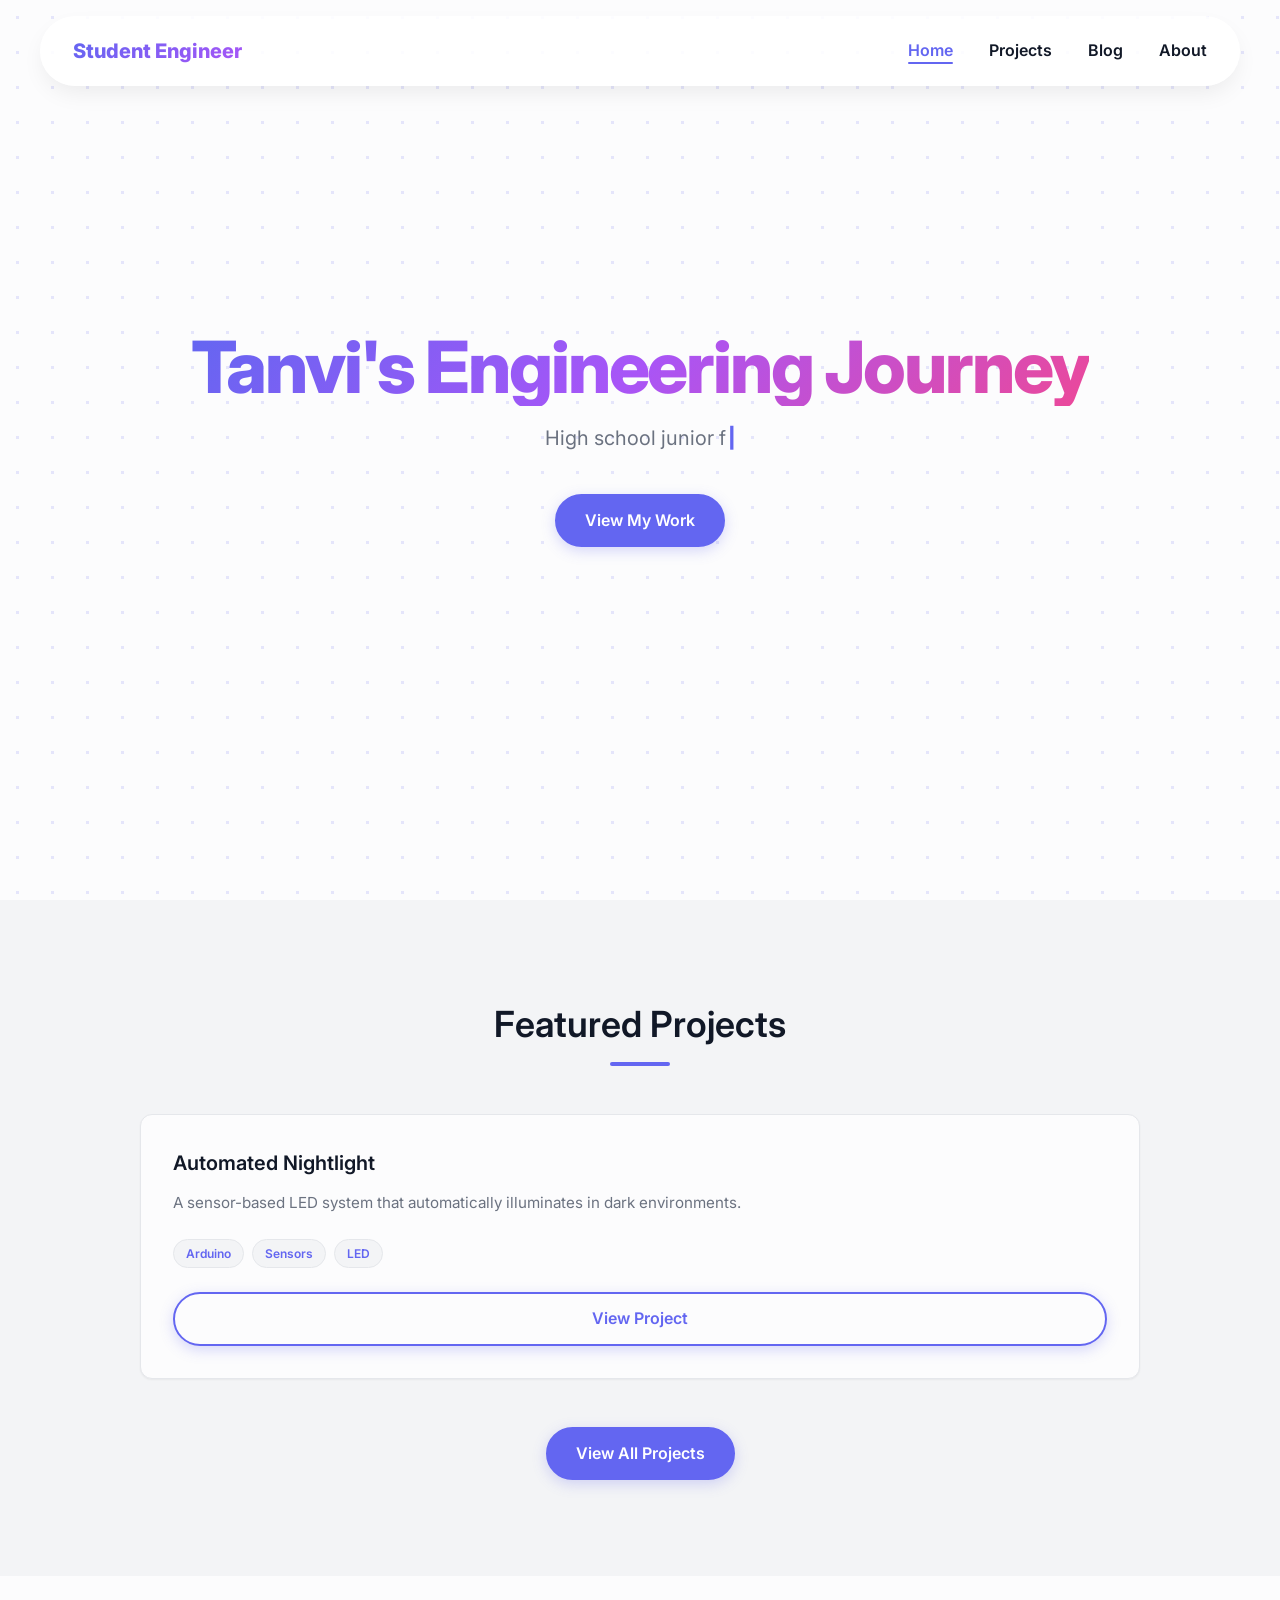
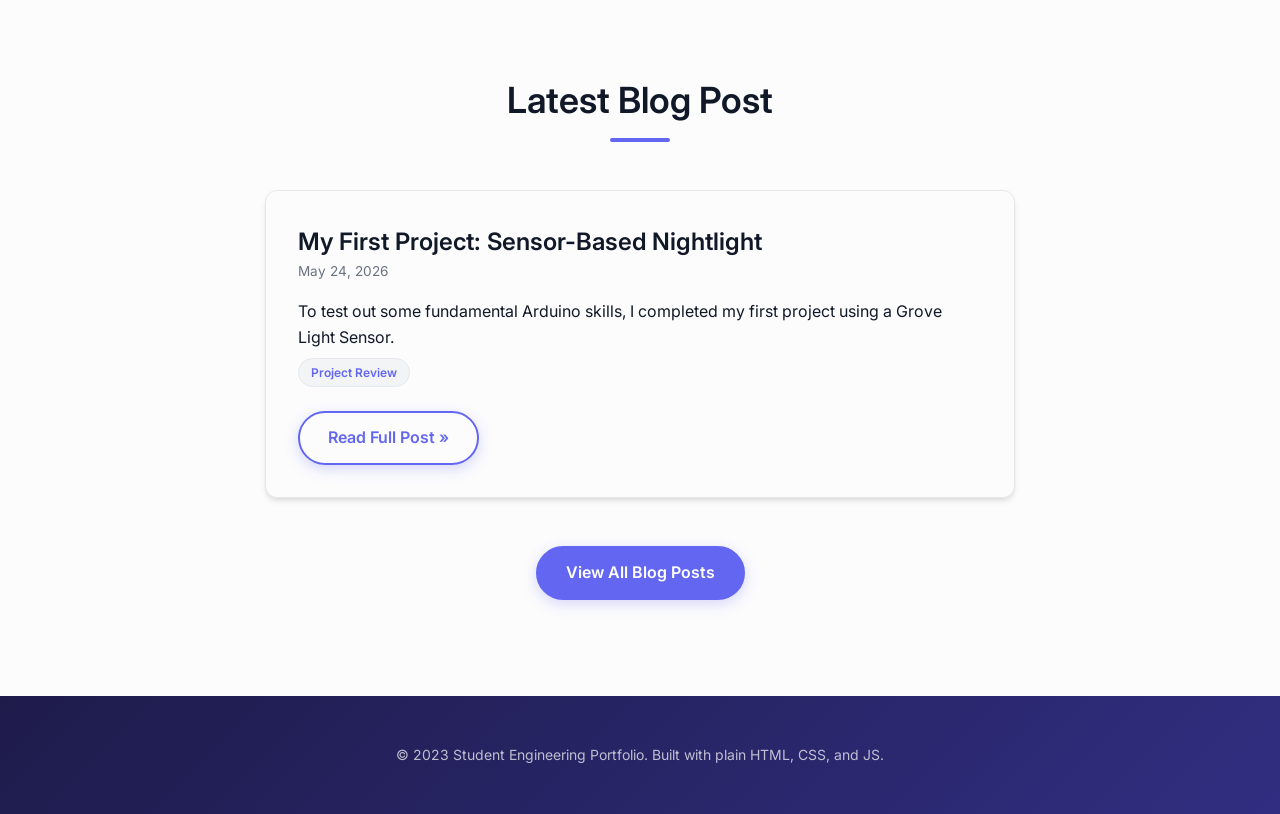
<file: index.html>
<!DOCTYPE html>
<html lang="en">
<head>
  <meta charset="UTF-8">
  <meta name="viewport" content="width=device-width, initial-scale=1.0">
  <title>Engineering Portfolio & Blog</title>
  <link rel="stylesheet" href="style.css">
  <link href="https://fonts.googleapis.com/css2?family=Inter:wght@400;500;600;700&display=swap" rel="stylesheet">
  <!-- Load our dynamic scripts -->
  <script src="data.js"></script>
  <script src="script.js"></script>
</head>
<body>

  <!-- NAVBAR SECTION -->
  <nav class="navbar">
    <div class="nav-brand">Student Engineer</div>
    <div class="nav-links">
      <a href="index.html">Home</a>
      <a href="projects.html">Projects</a>
      <a href="blog.html">Blog</a>
      <a href="about.html">About</a>
    </div>
  </nav>

  <!-- HOME SECTION -->
  <header id="home" class="section hero">
    <div class="hero-content">
      <h1 class="hero-title">Tanvi's Engineering Journey</h1>
      <p class="hero-subtitle" id="typewriter-text" style="min-height: 2em;">
        <span class="type-main"></span><span class="cursor">|</span>
      </p>
      <a href="projects.html" class="btn">View My Work</a>
    </div>
  </header>

  <!-- FEATURED PROJECTS SECTION -->
  <section id="projects" class="section bg-light">
    <div class="container">
      <h2 class="section-title">Featured Projects</h2>
      
      <!-- Container injected by script.js -->
      <div id="featured-projects" class="projects-grid"></div>
      
      <div style="text-align: center; margin-top: 3rem;">
        <a href="projects.html" class="btn">View All Projects</a>
      </div>
    </div>
  </section>

  <!-- FEATURED BLOG SECTION -->
  <section id="blog" class="section">
    <div class="container">
      <h2 class="section-title">Latest Blog Post</h2>
      
      <!-- Container injected by script.js -->
      <div id="featured-blogs" class="blog-container"></div>
      
      <div style="text-align: center; margin-top: 3rem;">
        <a href="blog.html" class="btn">View All Blog Posts</a>
      </div>
    </div>
  </section>

  <!-- FOOTER -->
  <footer>
    <div class="container">
      <p>&copy; 2023 Student Engineering Portfolio. Built with plain HTML, CSS, and JS.</p>
    </div>
  </footer>

</body>
</html>
</file>
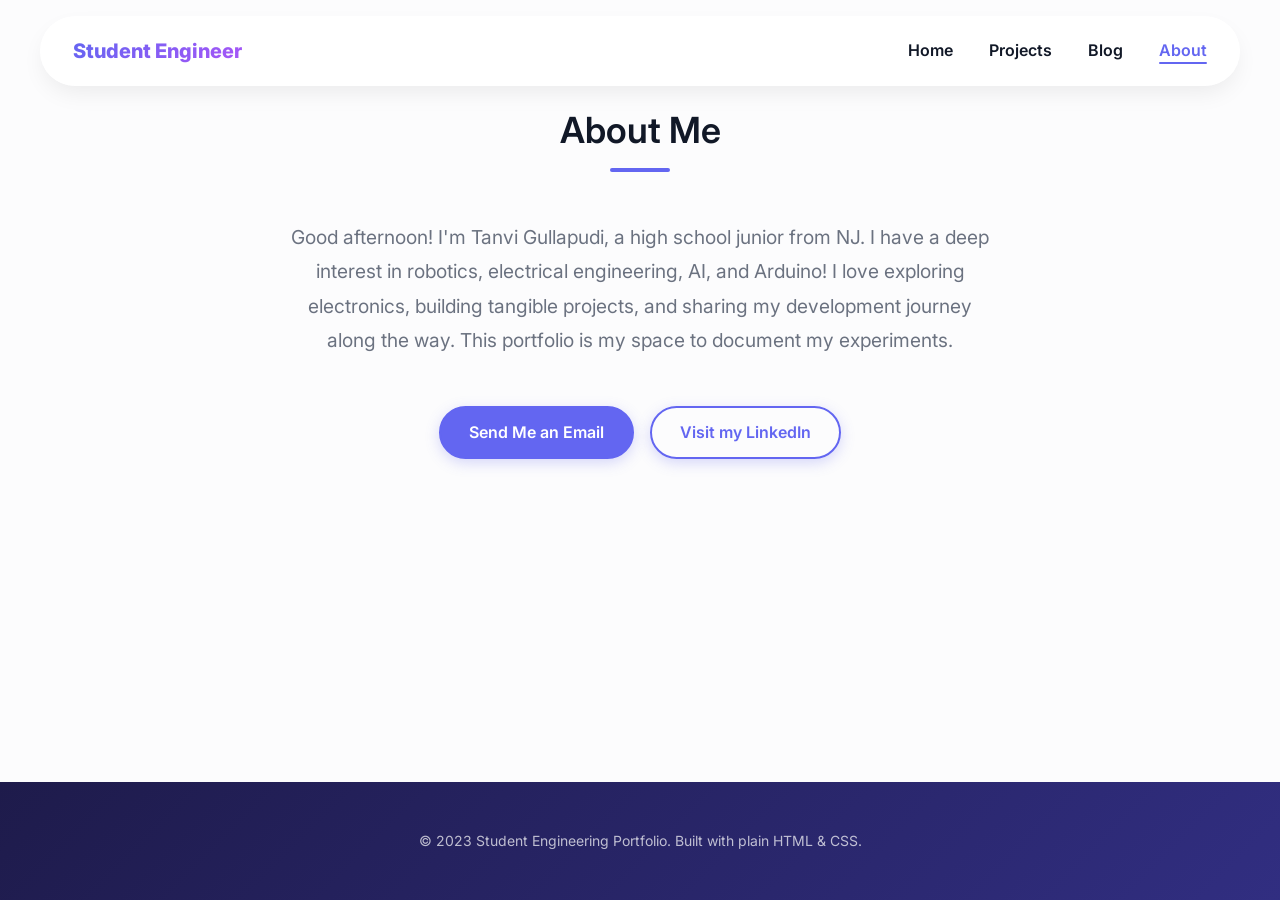
<file: about.html>
<!DOCTYPE html>
<html lang="en">
<head>
  <meta charset="UTF-8">
  <meta name="viewport" content="width=device-width, initial-scale=1.0">
  <title>About - Engineering Portfolio</title>
  <link rel="stylesheet" href="style.css">
  <link href="https://fonts.googleapis.com/css2?family=Inter:wght@400;500;600;700&display=swap" rel="stylesheet">
  <!-- Dynamic scripts for page transitions and data -->
  <script src="data.js"></script>
  <script src="script.js"></script>
</head>
<body>
  <nav class="navbar">
    <div class="nav-brand">Student Engineer</div>
    <div class="nav-links">
      <a href="index.html">Home</a>
      <a href="projects.html">Projects</a>
      <a href="blog.html">Blog</a>
      <a href="about.html">About</a>
    </div>
  </nav>

  <section class="section article-page">
    <div class="container">
      <h1 class="section-title">About Me</h1>
      <div class="about-content">
        <p class="bio" style="font-size: 1.2rem; line-height: 1.8;">
          Hi! I'm Tanvi Gullapudi, a high school junior from NJ. I have a deep interest in robotics, electrical engineering, AI, and Arduino! 
          I love exploring electronics, building tangible projects, and sharing my development journey 
          along the way. This portfolio is my space to document my experiments.
        </p>
        <div class="contact-links" style="margin-top: 3rem;">
          <a href="mailto:27tanvig@gmail.com" class="btn">Send Me an Email</a>
          <a href="https://linkedin.com/" target="_blank" class="btn btn-outline">Visit my LinkedIn</a>
        </div>
      </div>
    </div>
  </section>

  <footer>
    <div class="container">
      <p>&copy; 2023 Student Engineering Portfolio. Built with plain HTML & CSS.</p>
    </div>
  </footer>
</body>
</html>
</file>
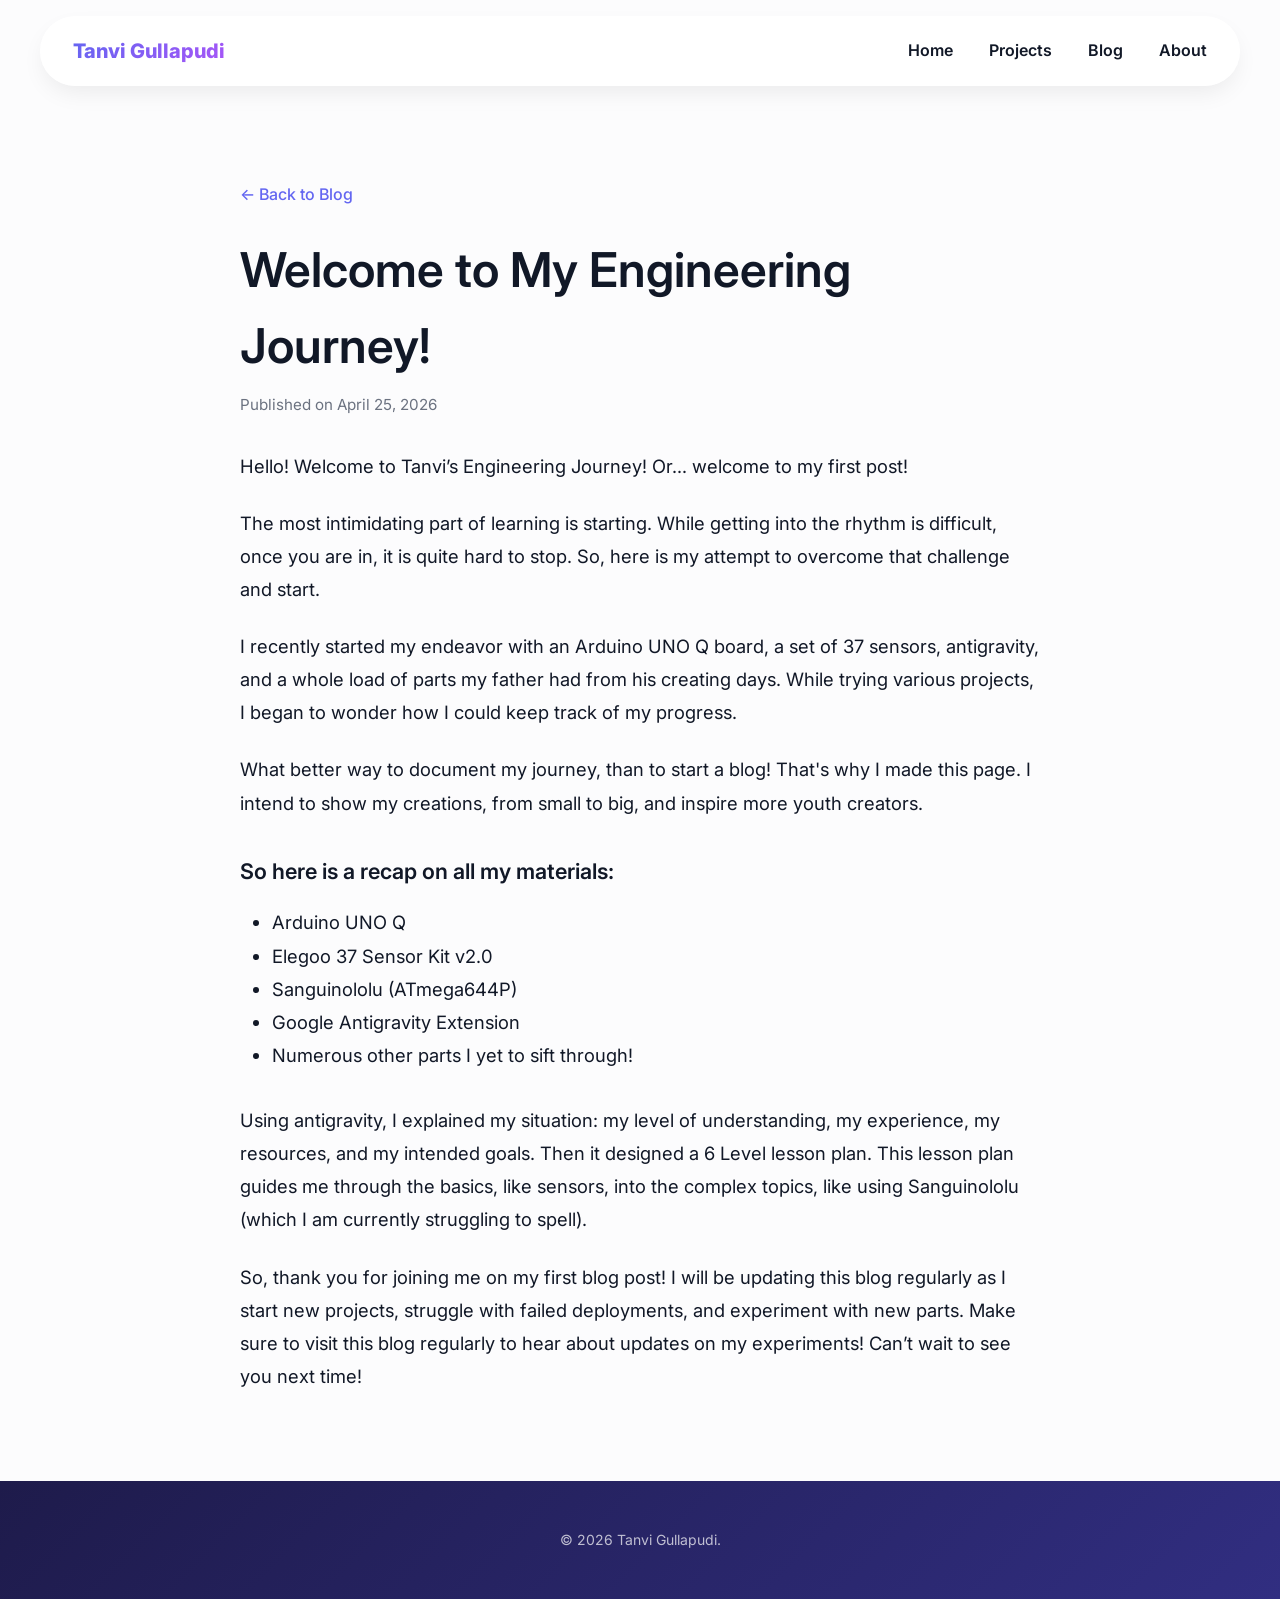
<file: blog-post-1.html>
<!DOCTYPE html>
<html lang="en">
<head>
  <meta charset="UTF-8">
  <meta name="viewport" content="width=device-width, initial-scale=1.0">
  <title>Welcome to My Engineering Journey! - Tanvi's Portfolio</title>
  <link rel="stylesheet" href="style.css">
  <link href="https://fonts.googleapis.com/css2?family=Inter:wght@400;500;600;700&display=swap" rel="stylesheet">
  <!-- Dynamic scripts for page transitions and data -->
  <script src="data.js"></script>
  <script src="script.js"></script>
</head>
<body>
  <nav class="navbar">
    <div class="nav-brand">Tanvi Gullapudi</div>
    <div class="nav-links">
      <a href="index.html">Home</a>
      <a href="projects.html">Projects</a>
      <a href="blog.html">Blog</a>
      <a href="about.html">About</a>
    </div>
  </nav>

  <section class="section article-page">
    <div class="container" style="max-width: 800px; margin-top: 5rem;">
      <a href="blog.html" class="back-link">&larr; Back to Blog</a>
      
      <div class="article-header" style="margin-bottom: 2rem;">
        <h1 class="article-title" style="margin-bottom: 0.5rem; font-size: 3rem;">Welcome to My Engineering Journey!</h1>
        <p class="article-meta" style="color: var(--text-muted);">Published on April 25, 2026</p>
      </div>
      
      <div class="article-content" style="font-size: 1.15rem; line-height: 1.8;">
        <p>Hello! Welcome to Tanvi’s Engineering Journey! Or… welcome to my first post!</p>
        
        <p>The most intimidating part of learning is starting. While getting into the rhythm is difficult, once you are in, it is quite hard to stop. So, here is my attempt to overcome that challenge and start.</p>
        
        <p>I recently started my endeavor with an Arduino UNO Q board, a set of 37 sensors, antigravity, and a whole load of parts my father had from his creating days. While trying various projects, I began to wonder how I could keep track of my progress.</p>
        
        <p>What better way to document my journey, than to start a blog! That's why I made this page. I intend to show my creations, from small to big, and inspire more youth creators.</p>
        
        <h3 style="margin-top: 2rem; margin-bottom: 1rem; color: var(--text-dark);">So here is a recap on all my materials:</h3>
        <ul style="margin-left: 2rem; margin-bottom: 2rem;">
          <li>Arduino UNO Q</li>
          <li>Elegoo 37 Sensor Kit v2.0</li>
          <li>Sanguinololu (ATmega644P)</li>
          <li>Google Antigravity Extension</li>
          <li>Numerous other parts I yet to sift through!</li>
        </ul>
        
        <p>Using antigravity, I explained my situation: my level of understanding, my experience, my resources, and my intended goals. Then it designed a 6 Level lesson plan. This lesson plan guides me through the basics, like sensors, into the complex topics, like using Sanguinololu (which I am currently struggling to spell).</p>
        
        <p>So, thank you for joining me on my first blog post! I will be updating this blog regularly as I start new projects, struggle with failed deployments, and experiment with new parts. Make sure to visit this blog regularly to hear about updates on my experiments! Can’t wait to see you next time!</p>
      </div>
    </div>
  </section>

  <footer>
    <div class="container">
      <p>&copy; 2026 Tanvi Gullapudi.</p>
    </div>
  </footer>
</body>
</html>
</file>
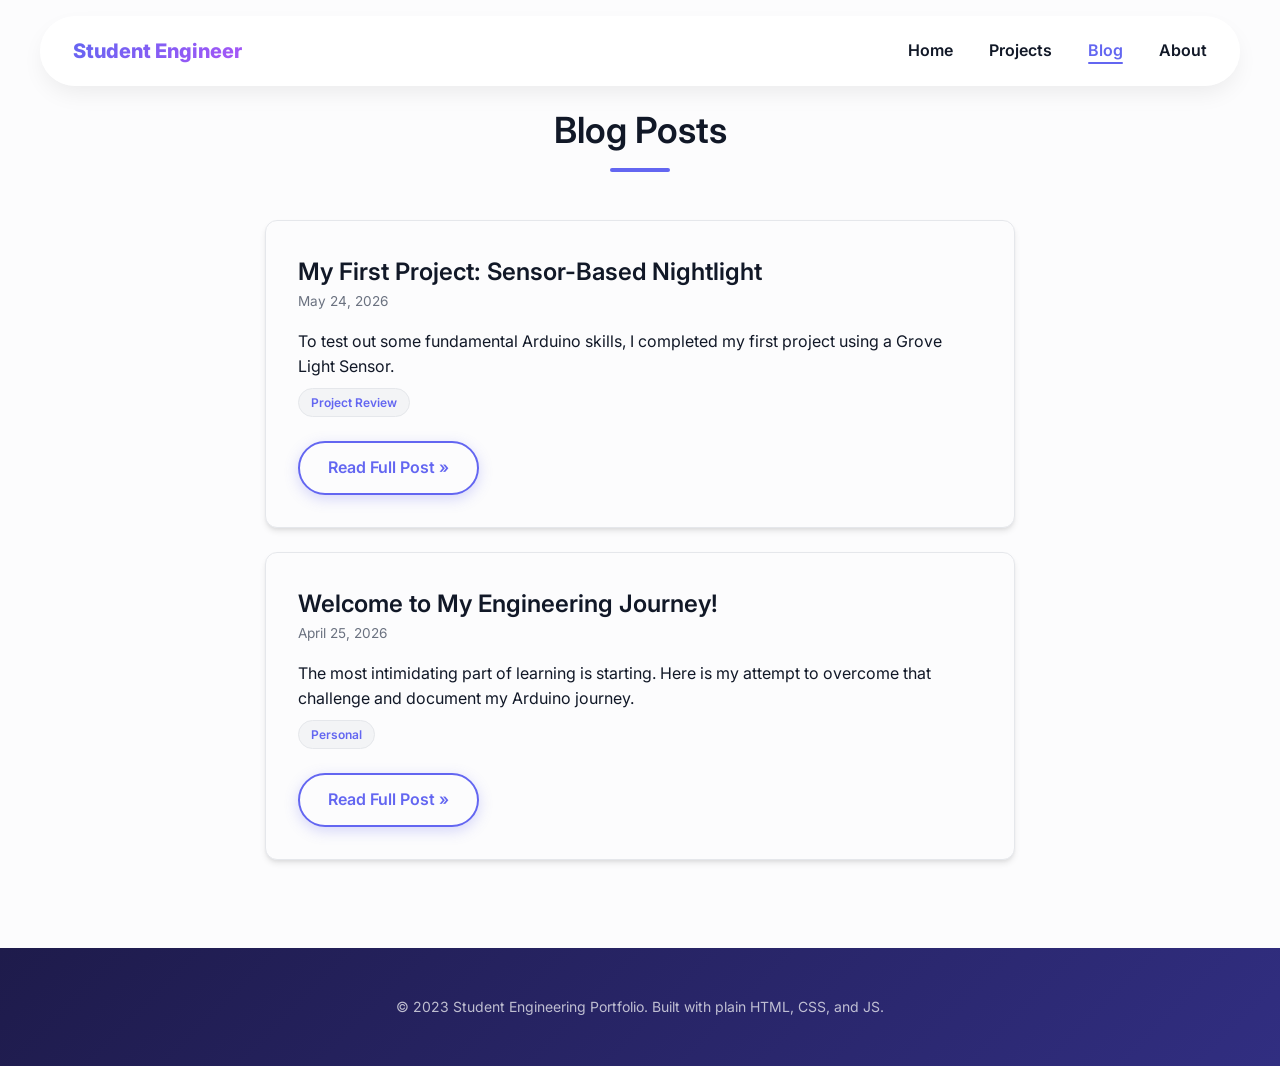
<file: blog.html>
<!DOCTYPE html>
<html lang="en">
<head>
  <meta charset="UTF-8">
  <meta name="viewport" content="width=device-width, initial-scale=1.0">
  <title>Blog - Engineering Portfolio</title>
  <link rel="stylesheet" href="style.css">
  <link href="https://fonts.googleapis.com/css2?family=Inter:wght@400;500;600;700&display=swap" rel="stylesheet">
  <!-- Load our dynamic scripts -->
  <script src="data.js"></script>
  <script src="script.js"></script>
</head>
<body>
  <nav class="navbar">
    <div class="nav-brand">Student Engineer</div>
    <div class="nav-links">
      <a href="index.html">Home</a>
      <a href="projects.html">Projects</a>
      <a href="blog.html">Blog</a>
      <a href="about.html">About</a>
    </div>
  </nav>

  <section class="section article-page">
    <div class="container">
      <h1 class="section-title">Blog Posts</h1>
      
      <!-- Container injected by script.js -->
      <div id="all-blogs" class="blog-container"></div>
      
    </div>
  </section>

  <footer>
    <div class="container">
      <p>&copy; 2023 Student Engineering Portfolio. Built with plain HTML, CSS, and JS.</p>
    </div>
  </footer>
</body>
</html>
</file>
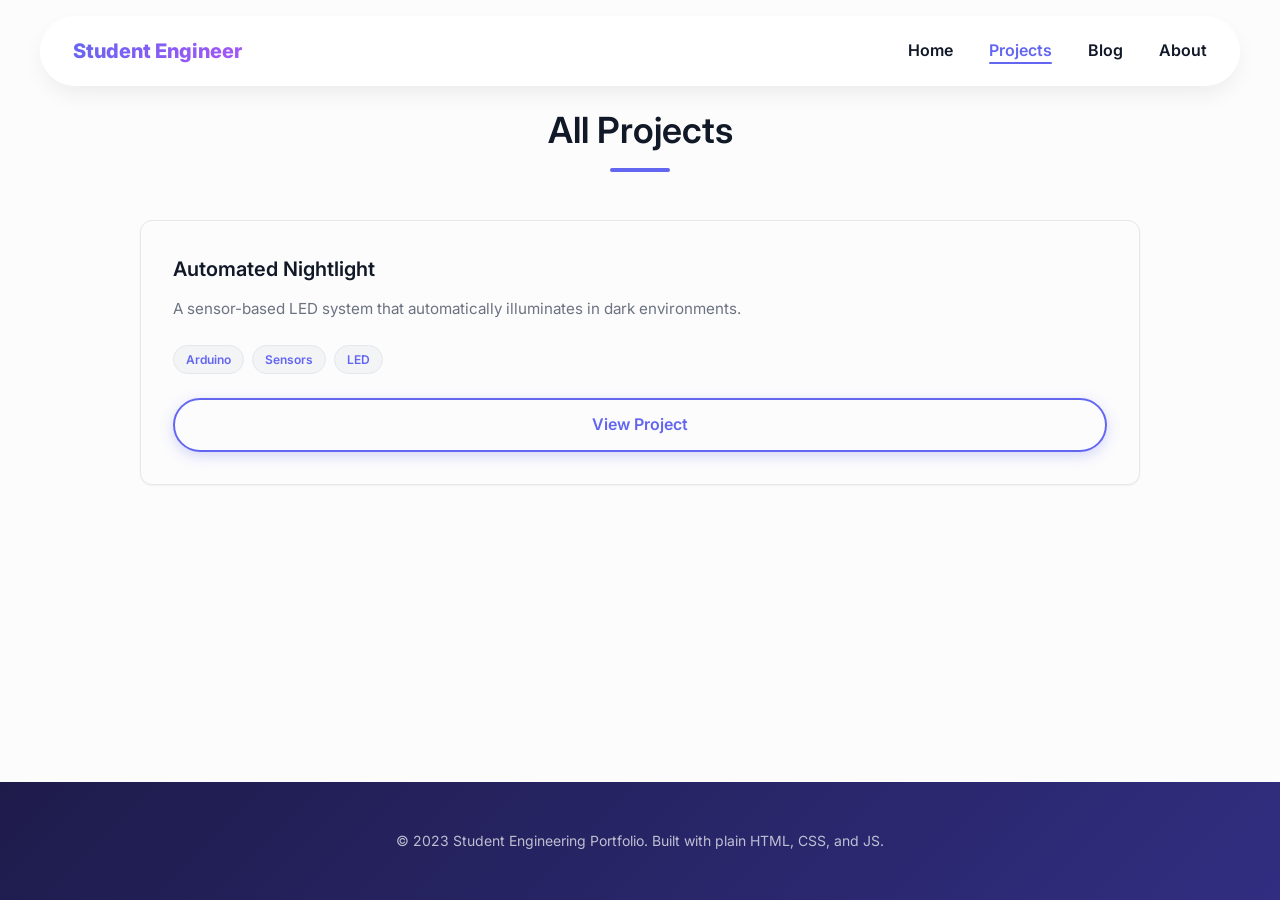
<file: projects.html>
<!DOCTYPE html>
<html lang="en">
<head>
  <meta charset="UTF-8">
  <meta name="viewport" content="width=device-width, initial-scale=1.0">
  <title>All Projects - Engineering Portfolio</title>
  <link rel="stylesheet" href="style.css">
  <link href="https://fonts.googleapis.com/css2?family=Inter:wght@400;500;600;700&display=swap" rel="stylesheet">
  <!-- Load our dynamic scripts -->
  <script src="data.js"></script>
  <script src="script.js"></script>
</head>
<body>
  <nav class="navbar">
    <div class="nav-brand">Student Engineer</div>
    <div class="nav-links">
      <a href="index.html">Home</a>
      <a href="projects.html">Projects</a>
      <a href="blog.html">Blog</a>
      <a href="about.html">About</a>
    </div>
  </nav>

  <section class="section article-page">
    <div class="container">
      <h1 class="section-title">All Projects</h1>
      
      <!-- Container injected by script.js -->
      <div id="all-projects" class="projects-grid"></div>
      
    </div>
  </section>

  <footer>
    <div class="container">
      <p>&copy; 2023 Student Engineering Portfolio. Built with plain HTML, CSS, and JS.</p>
    </div>
  </footer>
</body>
</html>
</file>
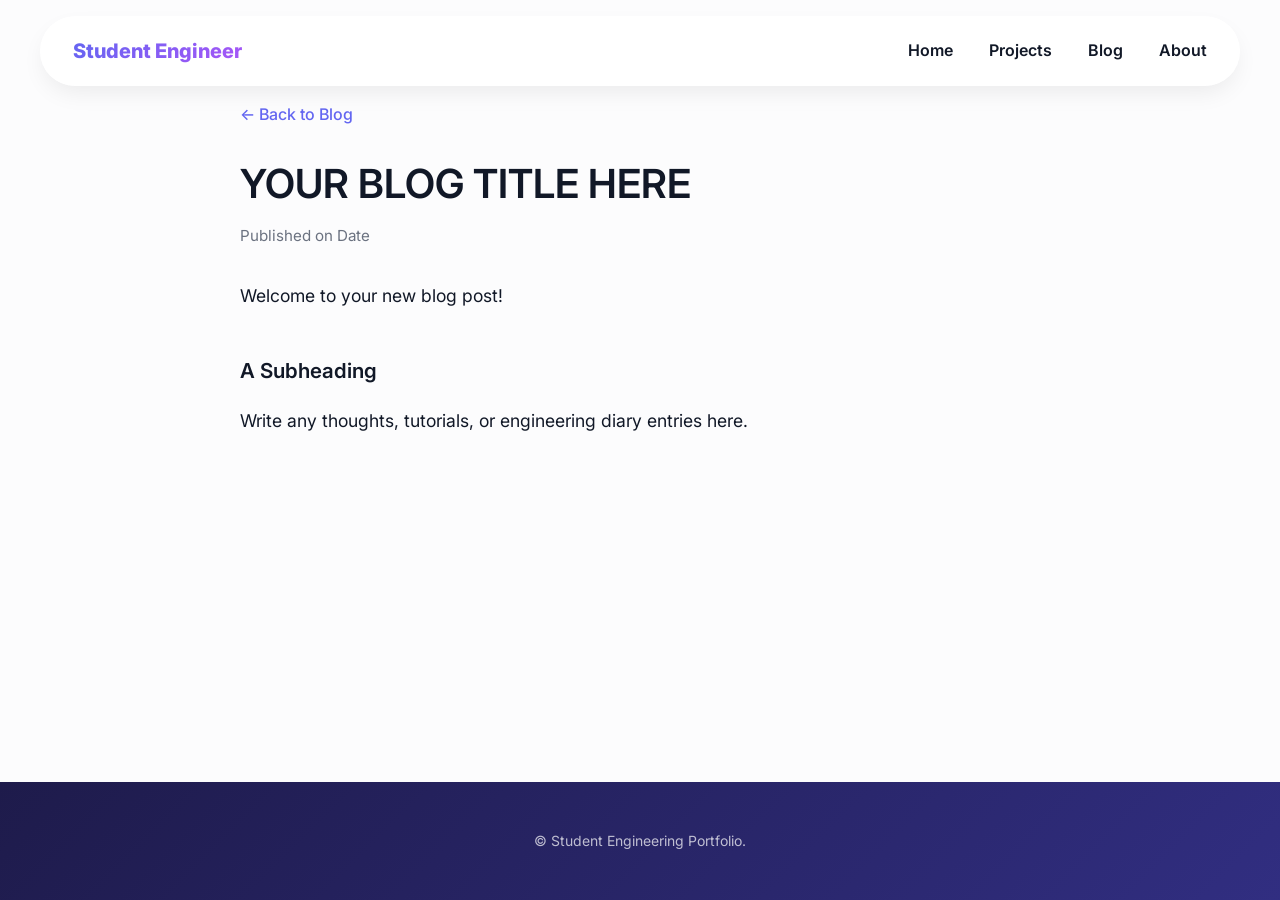
<file: template-blog.html>
<!DOCTYPE html>
<html lang="en">
<head>
  <meta charset="UTF-8">
  <meta name="viewport" content="width=device-width, initial-scale=1.0">
  <title>BLOG TITLE - Engineering Portfolio</title>
  <link rel="stylesheet" href="style.css">
  <link href="https://fonts.googleapis.com/css2?family=Inter:wght@400;500;600;700&display=swap" rel="stylesheet">
  <!-- Dynamic scripts for page transitions and data -->
  <script src="data.js"></script>
  <script src="script.js"></script>
</head>
<body>
  <nav class="navbar">
    <div class="nav-brand">Student Engineer</div>
    <div class="nav-links">
      <a href="index.html">Home</a>
      <a href="projects.html">Projects</a>
      <a href="blog.html">Blog</a>
      <a href="about.html">About</a>
    </div>
  </nav>

  <section class="section article-page">
    <div class="container" style="max-width: 800px;">
      <a href="blog.html" class="back-link">&larr; Back to Blog</a>
      
      <div class="article-header">
        <h1 class="article-title">YOUR BLOG TITLE HERE</h1>
        <p class="article-meta">Published on Date</p>
      </div>
      
      <div class="article-content">
        <p>Welcome to your new blog post!</p>
        
        <h3>A Subheading</h3>
        <p>Write any thoughts, tutorials, or engineering diary entries here.</p>
      </div>
    </div>
  </section>

  <footer>
    <div class="container">
      <p>&copy; Student Engineering Portfolio.</p>
    </div>
  </footer>
</body>
</html>
</file>
<file: style.css>
/* =========================================================================
   VARIABLES & BASE STYLES
   ========================================================================= */
:root {
  --primary: #6366f1; /* Vibrant indigo */
  --primary-hover: #4f46e5;
  --bg-main: #fcfcfd;
  --bg-light: #f3f4f6;
  --text-dark: #111827;
  --text-muted: #6b7280;
  --border-color: #e5e7eb;
  --shadow-sm: 0 1px 2px 0 rgba(0, 0, 0, 0.05);
  --shadow-md: 0 4px 6px -1px rgba(0, 0, 0, 0.1), 0 2px 4px -1px rgba(0, 0, 0, 0.06);
  --shadow-hover: 0 20px 25px -5px rgba(0, 0, 0, 0.1), 0 10px 10px -5px rgba(0, 0, 0, 0.04);
  --radius: 12px;
  --transition: all 0.4s cubic-bezier(0.4, 0, 0.2, 1);
  --nav-height: 70px;
}

* {
  margin: 0;
  padding: 0;
  box-sizing: border-box;
}

html {
  scroll-behavior: smooth;
}

::-webkit-scrollbar {
  width: 10px;
}
::-webkit-scrollbar-track {
  background: var(--bg-main);
}
::-webkit-scrollbar-thumb {
  background: #cbd5e1;
  border-radius: 10px;
}
::-webkit-scrollbar-thumb:hover {
  background: var(--primary);
}

#scroll-progress {
  position: fixed;
  top: 0;
  left: 0;
  width: 0%;
  height: 4px;
  background: linear-gradient(to right, #6366f1, #a855f7, #ec4899);
  z-index: 9999;
  transition: width 0.1s ease-out;
}

body {
  font-family: 'Inter', sans-serif;
  color: var(--text-dark);
  background-color: var(--bg-main);
  line-height: 1.6;
  animation: pageFadeIn 0.6s cubic-bezier(0.4, 0, 0.2, 1) forwards;
  display: flex;
  flex-direction: column;
  min-height: 100vh;
}

@keyframes pageFadeIn {
  from { opacity: 0; transform: translateY(10px); }
  to { opacity: 1; transform: translateY(0); }
}

body.fade-out {
  opacity: 0;
  transform: translateY(-10px);
  transition: opacity 0.4s cubic-bezier(0.4, 0, 0.2, 1), transform 0.4s cubic-bezier(0.4, 0, 0.2, 1);
}

h1, h2, h3, h4 {
  font-weight: 600;
  color: var(--text-dark);
}

.container {
  width: 90%;
  max-width: 1000px;
  margin: 0 auto;
}

.section {
  padding: 6rem 0;
}

.section-title {
  text-align: center;
  font-size: 2.25rem;
  margin-bottom: 3rem;
  position: relative;
}

.section-title::after {
  content: "";
  display: block;
  width: 60px;
  height: 4px;
  background-color: var(--primary);
  margin: 0.5rem auto 0;
  border-radius: 2px;
}

.bg-light {
  background-color: var(--bg-light);
}

/* =========================================================================
   BUTTONS
   ========================================================================= */
.btn {
  display: inline-block;
  padding: 0.75rem 1.75rem;
  background-color: var(--primary);
  color: #fff;
  text-decoration: none;
  font-weight: 600;
  border-radius: 100px;
  transition: var(--transition);
  border: 2px solid var(--primary);
  cursor: pointer;
  box-shadow: 0 4px 14px 0 rgba(99, 102, 241, 0.25);
}

.btn:hover {
  background-color: var(--primary-hover);
  border-color: var(--primary-hover);
  transform: translateY(-3px);
  box-shadow: 0 6px 20px rgba(99, 102, 241, 0.4);
}

.btn-outline {
  background-color: transparent;
  color: var(--primary);
}

.btn-outline:hover {
  background-color: var(--primary);
  color: #fff;
}

/* =========================================================================
   1. NAVBAR
   ========================================================================= */
.navbar {
  position: fixed;
  top: 1rem;
  left: 50%;
  transform: translateX(-50%);
  width: 95%;
  max-width: 1200px;
  height: var(--nav-height);
  background: rgba(255, 255, 255, 0.85);
  backdrop-filter: blur(12px);
  -webkit-backdrop-filter: blur(12px);
  display: flex;
  justify-content: space-between;
  align-items: center;
  padding: 0 2rem;
  box-shadow: 0 10px 25px -5px rgba(0, 0, 0, 0.08);
  border-radius: 100px;
  border: 1px solid rgba(255, 255, 255, 0.4);
  z-index: 1000;
  transition: var(--transition);
}

.nav-brand {
  font-weight: 800;
  font-size: 1.25rem;
  color: var(--primary);
  background: linear-gradient(135deg, #6366f1 0%, #a855f7 100%);
  -webkit-background-clip: text;
  background-clip: text;
  -webkit-text-fill-color: transparent;
}

.nav-links a {
  text-decoration: none;
  color: var(--text-dark);
  font-weight: 600;
  margin-left: 2rem;
  position: relative;
  transition: var(--transition);
}

.nav-links a::after {
  content: '';
  position: absolute;
  width: 0;
  height: 2px;
  bottom: -4px;
  left: 0;
  background-color: var(--primary);
  transition: width 0.3s ease;
  border-radius: 2px;
}

.nav-links a:hover::after,
.nav-links a.active-link::after {
  width: 100%;
}

.nav-links a:hover,
.nav-links a.active-link {
  color: var(--primary);
}

/* =========================================================================
   2. HOME SECTION
   ========================================================================= */
.hero {
  min-height: 100vh;
  display: flex;
  align-items: center;
  justify-content: center;
  text-align: center;
  padding-top: var(--nav-height);
  background-image: radial-gradient(rgba(99, 102, 241, 0.15) 1.5px, transparent 1.5px);
  background-size: 35px 35px;
}

.hero-title {
  font-size: 4.5rem;
  font-weight: 800;
  letter-spacing: -0.03em;
  margin-bottom: 1rem;
  background: linear-gradient(135deg, #6366f1 0%, #a855f7 50%, #ec4899 100%);
  -webkit-background-clip: text;
  background-clip: text;
  -webkit-text-fill-color: transparent;
  line-height: 1.1;
}

.hero-subtitle {
  font-size: 1.25rem;
  color: var(--text-muted);
  margin-bottom: 2rem;
  max-width: 600px;
  margin-left: auto;
  margin-right: auto;
}

/* =========================================================================
   3. PROJECTS SECTION
   ========================================================================= */
.projects-grid {
  display: grid;
  grid-template-columns: repeat(auto-fit, minmax(300px, 1fr));
  gap: 2rem;
}

.project-card {
  background: var(--bg-main);
  border: 1px solid var(--border-color);
  border-radius: var(--radius);
  padding: 2rem;
  box-shadow: var(--shadow-sm);
  transition: var(--transition);
}

.project-card:hover {
  box-shadow: 0 20px 40px -10px rgba(99,102,241,0.15);
  transform: translateY(-8px);
  border-color: rgba(99,102,241,0.3);
}

.card-title {
  font-size: 1.25rem;
  margin-bottom: 0.75rem;
}

.card-desc {
  color: var(--text-muted);
  font-size: 0.95rem;
  margin-bottom: 1.5rem;
}

.tags {
  display: flex;
  flex-wrap: wrap;
  gap: 0.5rem;
}

.tag {
  background: var(--bg-light);
  color: var(--primary);
  padding: 0.25rem 0.75rem;
  font-size: 0.75rem;
  font-weight: 600;
  border-radius: 50px;
  border: 1px solid var(--border-color);
}

/* =========================================================================
   4. BLOG SECTION
   ========================================================================= */
.blog-container {
  max-width: 750px;
  margin: 0 auto;
}

.post {
  background: var(--bg-main);
  border: 1px solid var(--border-color);
  border-radius: var(--radius);
  padding: 2rem;
  margin-bottom: 1.5rem;
  box-shadow: var(--shadow-md);
  transition: var(--transition);
}

.post:hover {
  box-shadow: 0 20px 40px -10px rgba(99,102,241,0.15);
  transform: translateY(-4px);
  border-color: rgba(99,102,241,0.3);
}

.post-title {
  font-size: 1.5rem;
}

.post-date {
  font-size: 0.85rem;
  color: var(--text-muted);
  margin-bottom: 1rem;
}

.post-summary {
  color: var(--text-dark);
}

.post-expand {
  margin-top: 1rem;
}

.post-expand summary {
  color: var(--primary);
  font-weight: 600;
  cursor: pointer;
  list-style: none; /* remove default arrow */
  user-select: none;
  font-size: 0.95rem;
}

.post-expand summary::-webkit-details-marker {
  display: none; /* chrome specific */
}

.post-expand summary::before {
  content: "»";
  display: inline-block;
  margin-right: 8px;
  transition: transform 0.2s ease;
}

.post-expand[open] summary::before {
  transform: rotate(90deg);
}

.post-content {
  margin-top: 1.5rem;
  padding-top: 1.5rem;
  border-top: 1px solid var(--border-color);
  color: var(--text-muted);
}

/* =========================================================================
   5. ABOUT / CONTACT SECTION
   ========================================================================= */
.about-content {
  max-width: 700px;
  margin: 0 auto;
  text-align: center;
}

.bio {
  font-size: 1.1rem;
  color: var(--text-muted);
  margin-bottom: 2rem;
}

.contact-links {
  display: flex;
  justify-content: center;
  gap: 1rem;
}

/* =========================================================================
   FOOTER
   ========================================================================= */
footer {
  background: linear-gradient(135deg, #1e1b4b 0%, #312e81 100%);
  color: #fff;
  text-align: center;
  padding: 3rem 0;
  margin-top: auto;
}

footer p {
  opacity: 0.7;
  font-size: 0.875rem;
}

/* =========================================================================
   RESPONSIVE DESIGN (MOBILE)
   ========================================================================= */
@media (max-width: 768px) {
  .hero-title {
    font-size: 2.5rem;
  }
  
  .navbar {
    flex-direction: column;
    height: auto;
    padding: 1rem;
    border-radius: 20px;
    top: 0.5rem;
  }
  
  .nav-links {
    margin-top: 1rem;
    display: flex;
    flex-wrap: wrap;
    justify-content: center;
    gap: 0.5rem;
  }
  
  .nav-links a {
    margin: 0;
  }
  
  .contact-links {
    flex-direction: column;
  }
}

/* =========================================================================
   ARTICLE / PROJECT DETAILED PAGE STYLES
   ========================================================================= */
.article-page {
  padding-top: calc(var(--nav-height) + 2rem);
  padding-bottom: 4rem;
}

.article-header {
  margin-bottom: 2rem;
}

.back-link {
  display: inline-block;
  margin-bottom: 1.5rem;
  color: var(--primary);
  text-decoration: none;
  font-weight: 500;
  transition: var(--transition);
}

.back-link:hover {
  text-decoration: underline;
}

.article-title {
  font-size: 2.5rem;
  margin-bottom: 0.5rem;
}

.article-meta {
  color: var(--text-muted);
  font-size: 0.95rem;
  margin-bottom: 1.5rem;
}

.article-content {
  font-size: 1.1rem;
  line-height: 1.8;
  color: var(--text-dark);
}

.article-content p {
  margin-bottom: 1.5rem;
}

.article-content h3 {
  margin-top: 2.5rem;
  margin-bottom: 1rem;
}

.hero-image {
  width: 100%;
  height: 300px;
  background-color: var(--bg-light);
  border-radius: var(--radius);
  border: 1px solid var(--border-color);
  margin-bottom: 2rem;
  display: flex;
  align-items: center;
  justify-content: center;
  color: var(--text-muted);
}

/* =========================================================================
   ANIMATIONS & TRANSITIONS
   ========================================================================= */
.reveal {
  opacity: 0;
  transform: translateY(30px);
  transition: opacity 0.8s cubic-bezier(0.5, 0, 0, 1), transform 0.8s cubic-bezier(0.5, 0, 0, 1);
}

.reveal.active {
  opacity: 1;
  transform: translateY(0);
}

.cursor {
  display: inline-block;
  animation: blink 1.2s step-end infinite;
  color: var(--primary);
  font-weight: 800;
  margin-left: 2px;
}

@keyframes blink {
  0%, 100% { opacity: 1; }
  50% { opacity: 0; }
}
</file>
